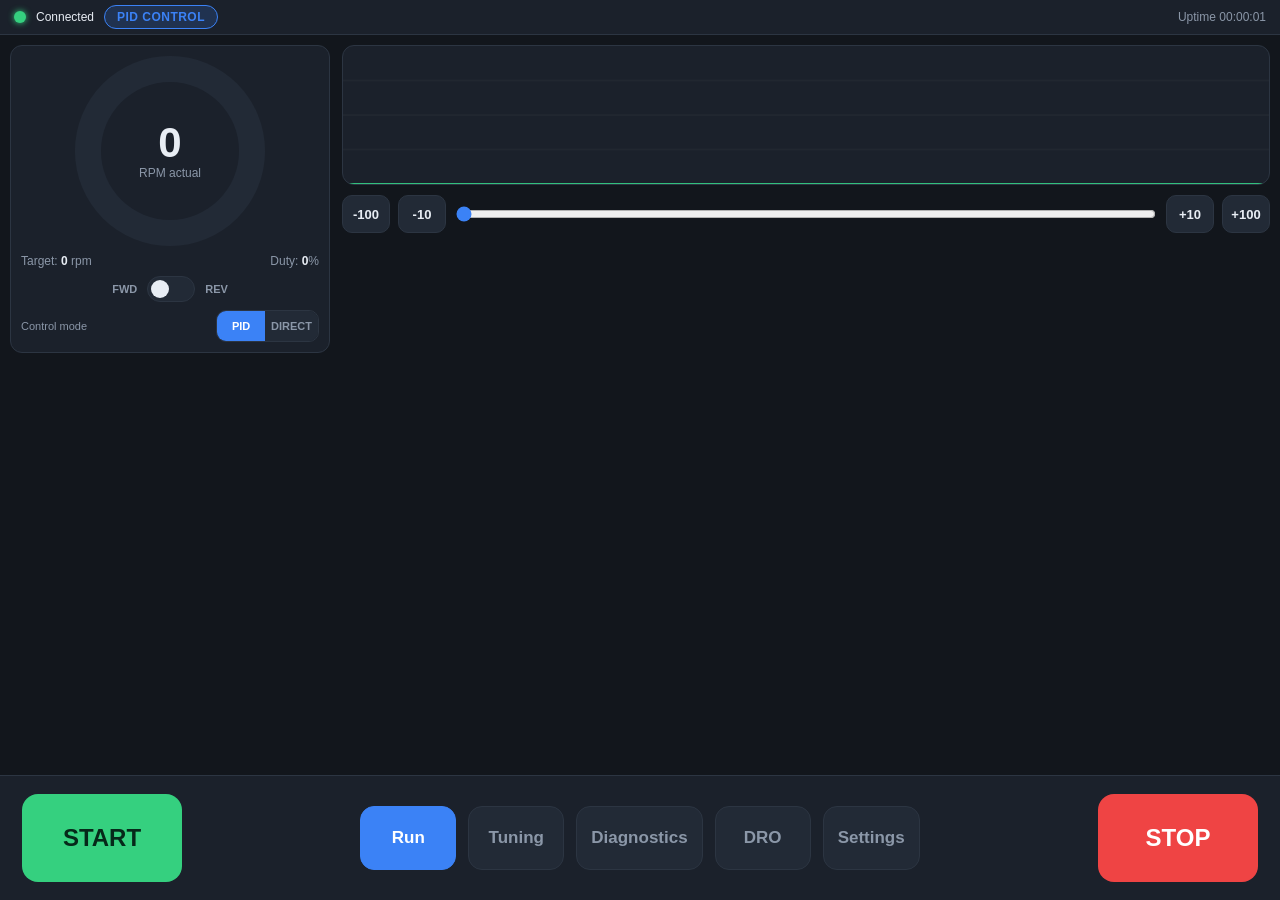
<file: SoftwareESP32/mockup/index.html>
<!doctype html>
<html lang="en">
<head>
<meta charset="utf-8">
<meta name="viewport" content="width=device-width, initial-scale=1, maximum-scale=1, user-scalable=no">
<title>DC Motor Controller</title>
<link rel="stylesheet" href="css/style.css">
</head>
<body>

<!-- Persistent status bar -->
<header id="statusBar">
  <span id="wsDot" class="dot offline"></span>
  <span id="wsText">Connecting...</span>
  <span id="modeBadge" class="mode-badge pid">PID CONTROL</span>
  <span id="uptime">Uptime 00:00:00</span>
  <div id="faultBanner" class="fault-banner hidden"></div>
  <button id="clearFaultBtn" class="btn secondary clear-fault hidden">Clear fault</button>
</header>

<main>

  <!-- RUN TAB -->
  <section class="tab-panel" data-panel="run">
    <div class="run-grid">

      <div class="run-left">
        <div class="gauge-wrap">
          <div id="gauge" class="gauge"></div>
          <div class="gauge-center">
            <div id="rpmActual" class="rpm-actual">0</div>
            <div class="rpm-label">RPM actual</div>
          </div>
        </div>

        <div class="sub-readout">
          <span>Target: <b id="rpmTargetReadout">0</b> rpm</span>
          <span>Duty: <b id="dutyReadout">0</b>%</span>
        </div>

        <div class="direction-row">
          <span class="dir-label">FWD</span>
          <label class="switch">
            <input type="checkbox" id="dirToggle">
            <span class="slider-track"></span>
          </label>
          <span class="dir-label">REV</span>
          <span id="dirLockHint" class="hint hidden">Stop motor to change direction</span>
        </div>

        <div class="mode-row">
          <span class="mode-row-label">Control mode</span>
          <div id="modeToggle" class="segmented">
            <button class="seg-btn active" data-mode="pid">PID</button>
            <button class="seg-btn" data-mode="direct">DIRECT</button>
          </div>
        </div>
      </div>

      <div class="run-right">
        <canvas id="chart" width="600" height="140"></canvas>

        <div class="setpoint-row">
          <button class="step-btn" data-step="-100">-100</button>
          <button class="step-btn" data-step="-10">-10</button>
          <input type="range" id="rpmSlider" min="0" max="3000" step="10" value="0">
          <button class="step-btn" data-step="10">+10</button>
          <button class="step-btn" data-step="100">+100</button>
        </div>
      </div>
    </div>
  </section>

  <!-- TUNING TAB -->
  <section class="tab-panel hidden" data-panel="tuning">
    <h2>PID Tuning</h2>
    <div class="tuning-grid">
      <div class="gain-card">
        <label>Kp</label>
        <div class="stepper">
          <button data-gain="kp" data-delta="-0.1">-</button>
          <input type="number" id="kpVal" value="2.0" step="0.1">
          <button data-gain="kp" data-delta="0.1">+</button>
        </div>
      </div>
      <div class="gain-card">
        <label>Ki</label>
        <div class="stepper">
          <button data-gain="ki" data-delta="-0.01">-</button>
          <input type="number" id="kiVal" value="0.50" step="0.01">
          <button data-gain="ki" data-delta="0.01">+</button>
        </div>
      </div>
      <div class="gain-card">
        <label>Kd</label>
        <div class="stepper">
          <button data-gain="kd" data-delta="-0.1">-</button>
          <input type="number" id="kdVal" value="0.10" step="0.1">
          <button data-gain="kd" data-delta="0.1">+</button>
        </div>
      </div>
      <div class="gain-card">
        <label>Feed-fwd</label>
        <div class="stepper">
          <button data-gain="ff" data-delta="-0.01">-</button>
          <input type="number" id="ffVal" value="0.00" step="0.01">
          <button data-gain="ff" data-delta="0.01">+</button>
        </div>
      </div>
    </div>
    <canvas id="chart2" width="900" height="160"></canvas>
    <div class="tuning-actions">
      <button id="applyGains" class="btn secondary">Apply (live test)</button>
      <button id="saveGains" class="btn primary">Save to flash</button>
    </div>
  </section>

  <!-- DIAGNOSTICS TAB -->
  <section class="tab-panel hidden" data-panel="diag">
    <h2>Diagnostics</h2>
    <div class="diag-grid">
      <div class="diag-card"><span>Encoder counts/s (x4)</span><b id="diagPulses">0</b></div>
      <div class="diag-card"><span>Spindle encoder</span><b id="diagEnc">&mdash;</b></div>
      <div class="diag-card"><span>Index (counts/rev)</span><b id="diagIndex">&mdash;</b></div>
      <div class="diag-card"><span>Measured current</span><b id="diagCurrent">0.0 A</b></div>
      <div class="diag-card"><span>MOSFET temp</span><b id="diagTemp">25.0 &deg;C</b></div>
      <div class="diag-card"><span>Control task load</span><b id="diagLoad">—</b></div>
      <div class="diag-card"><span>Free heap</span><b id="diagHeap">—</b></div>
    </div>

    <h3>Current &amp; Temperature</h3>
    <div class="chart-legend">
      <span><i class="swatch current"></i>Current (A)</span>
      <span><i class="swatch temp"></i>MOSFET Temp (&deg;C)</span>
    </div>
    <canvas id="chart3" width="900" height="110"></canvas>

    <h3>Event log</h3>
    <ul id="eventLog" class="event-log"></ul>
  </section>

  <!-- DRO TAB -->
  <section class="tab-panel hidden" data-panel="dro">
    <div class="dro-grid">

      <div class="dro-left">
        <div class="dro-axis" data-axis="z">
          <div class="dro-axis-name">Z</div>
          <div class="dro-value" id="droZ">0.000</div>
          <div class="dro-axis-side">
            <span class="dro-unit">mm</span>
            <button class="btn secondary dro-btn" data-dro="zero" data-axis="z">ZERO</button>
            <button class="btn secondary dro-btn" data-dro="half" data-axis="z">&frac12;</button>
            <button class="btn secondary dro-btn" data-dro="inc" data-axis="z">ABS</button>
          </div>
        </div>

        <div class="dro-axis" data-axis="x">
          <div class="dro-axis-name">X<small id="droXMode">DIA</small></div>
          <div class="dro-value" id="droX">0.000</div>
          <div class="dro-axis-side">
            <span class="dro-unit">mm</span>
            <button class="btn secondary dro-btn" data-dro="zero" data-axis="x">ZERO</button>
            <button class="btn secondary dro-btn" data-dro="half" data-axis="x">&frac12;</button>
            <button class="btn secondary dro-btn" data-dro="inc" data-axis="x">ABS</button>
          </div>
        </div>

        <div class="dro-row">
          <span class="dro-row-label">Work zero</span>
          <div id="droWcs" class="dro-chips">
            <button data-wcs="0">1</button><button data-wcs="1">2</button><button data-wcs="2">3</button>
            <button data-wcs="3">4</button><button data-wcs="4">5</button><button data-wcs="5">6</button>
          </div>
        </div>
        <div class="dro-row">
          <span class="dro-row-label">Tool</span>
          <div id="droTools" class="dro-chips">
            <button data-tool="0">T1</button><button data-tool="1">T2</button><button data-tool="2">T3</button><button data-tool="3">T4</button>
            <button data-tool="4">T5</button><button data-tool="5">T6</button><button data-tool="6">T7</button><button data-tool="7">T8</button>
          </div>
        </div>

        <div class="dro-meta">
          <span>Spindle: <b id="droRpm">0</b> rpm</span>
          <span>Feed Z: <b id="droFeedZ">&mdash;</b> X: <b id="droFeedX">&mdash;</b> <span class="dro-feed-unit">mm/rev</span></span>
          <span id="droToolOff">T1 offset Z 0.000 X 0.000</span>
        </div>
        <div class="dro-meta dro-meta-end">
          <div id="droUnitToggle" class="segmented">
            <button class="seg-btn active" data-unit="mm">mm</button>
            <button class="seg-btn" data-unit="in">inch</button>
          </div>
        </div>
      </div>

      <div class="dro-pad">
        <div id="droEntry" class="dro-entry">Tap Z or X to edit</div>
        <div class="dro-keys">
          <button data-key="7">7</button><button data-key="8">8</button><button data-key="9">9</button><button data-key="back" class="alt">&#9003;</button>
          <button data-key="4">4</button><button data-key="5">5</button><button data-key="6">6</button><button data-key="clr" class="alt">CLR</button>
          <button data-key="1">1</button><button data-key="2">2</button><button data-key="3">3</button><button data-key="sign" class="alt">+/&minus;</button>
          <button data-key="0" class="wide">0</button><button data-key=".">.</button><button data-key="set" class="enter">SET</button>
          <button data-key="toolset" class="wide tool">TOOL SET</button><button data-key="toolclr" class="wide tool">TOOL CLR</button>
        </div>
      </div>

    </div>
  </section>

  <!-- SETTINGS TAB -->
  <section class="tab-panel hidden" data-panel="settings">
    <h2>Settings</h2>
    <div class="settings-grid">
      <label>Max RPM <input type="number" id="setMaxRpm" value="3000"></label>
      <label>Min RPM <input type="number" id="setMinRpm" value="50"></label>
      <label>Max Duty % <input type="number" id="setMaxDuty" value="90"></label>
      <label>Spindle encoder PPR <input type="number" id="setEncRes" value="1000" min="1" max="10000"></label>
      <label>WiFi SSID <input type="text" id="setSsid" maxlength="32" placeholder="motor-controller"></label>
      <label>WiFi Password <input type="password" id="setPass" maxlength="63" placeholder="new password (8+ chars)"></label>
    </div>
    <div class="settings-actions">
      <button id="saveSettings" class="btn primary">Save Settings</button>
      <button id="restartBtn" class="btn danger">Restart Controller</button>
    </div>
    <p class="fw-info" id="fwInfo">Firmware &mdash;</p>
    <p class="fw-info">Spindle encoder is A/B quadrature, decoded x4: <b id="encCpr">4000</b> counts/rev.</p>

    <h3>DRO scales</h3>
    <div class="settings-grid">
      <label>Z counts per mm <input type="number" id="setZcpm" value="800" min="1" step="any"></label>
      <label>X counts per mm <input type="number" id="setXcpm" value="800" min="1" step="any"></label>
      <label class="check"><input type="checkbox" id="setZinv"> Reverse Z direction</label>
      <label class="check"><input type="checkbox" id="setXinv"> Reverse X direction</label>
      <label class="check"><input type="checkbox" id="setXdia"> X reads diameter (2&times; travel)</label>
    </div>
    <p class="fw-info">Counts per mm = 4000 / scale resolution in &micro;m (5 &micro;m = 800, 1 &micro;m = 4000).</p>
    <div class="settings-actions">
      <button id="saveDro" class="btn primary">Save DRO Setup</button>
    </div>
  </section>

</main>

<!-- Persistent Start/Stop + tab bar -->
<footer>
  <button id="startBtn" class="btn big start">START</button>
  <nav id="tabBar">
    <button class="tab-btn active" data-tab="run">Run</button>
    <button class="tab-btn" data-tab="tuning">Tuning</button>
    <button class="tab-btn" data-tab="diag">Diagnostics</button>
    <button class="tab-btn" data-tab="dro">DRO</button>
    <button class="tab-btn" data-tab="settings">Settings</button>
  </nav>
  <button id="stopBtn" class="btn big stop">STOP</button>
</footer>

<script src="js/sim.js"></script>
<script src="js/app.js"></script>
</body>
</html>
</file>
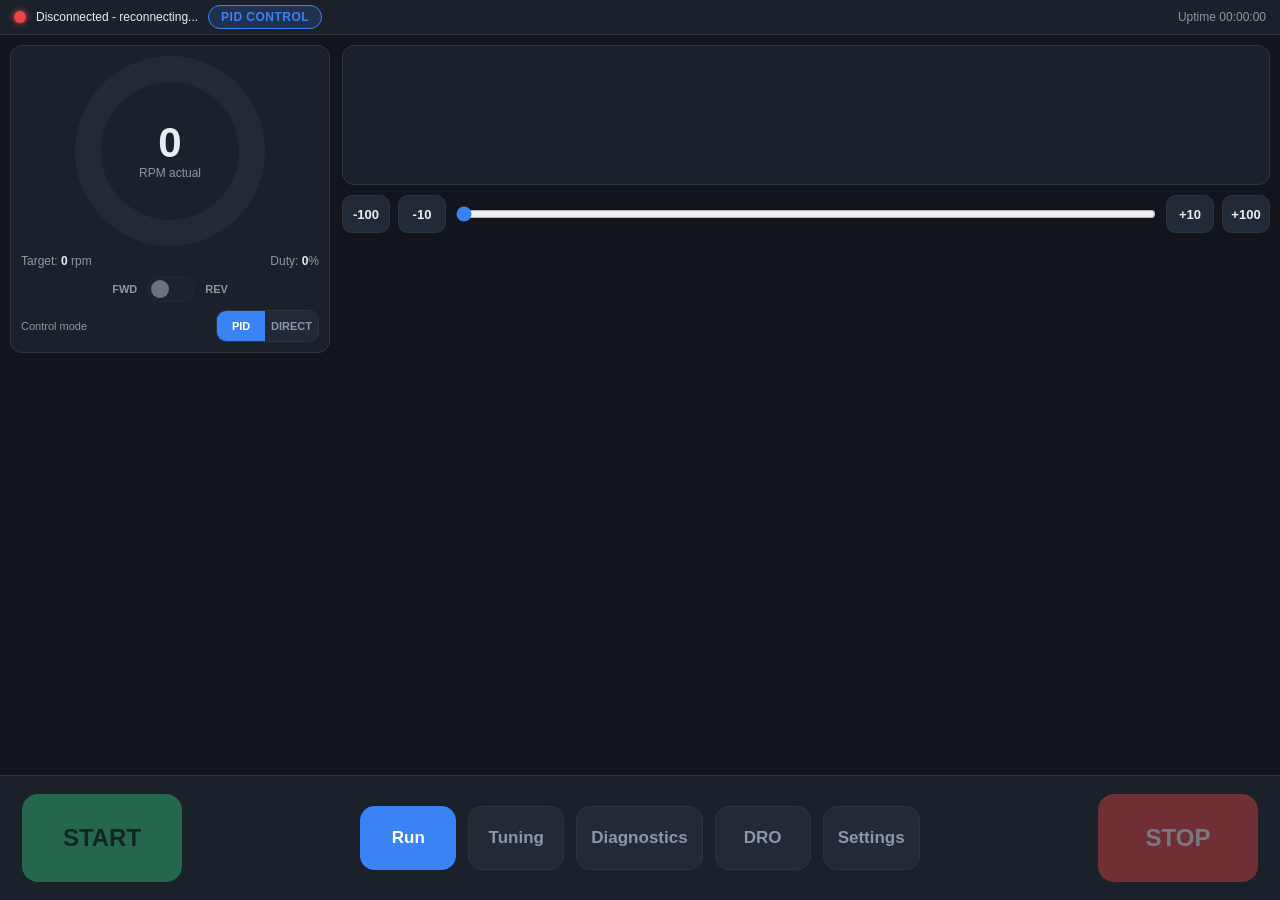
<file: SoftwareESP32/firmware/data/index.html>
<!doctype html>
<html lang="en">
<head>
<meta charset="utf-8">
<meta name="viewport" content="width=device-width, initial-scale=1, maximum-scale=1, user-scalable=no">
<title>DC Motor Controller</title>
<link rel="stylesheet" href="css/style.css">
</head>
<body>

<!-- Persistent status bar -->
<header id="statusBar">
  <span id="wsDot" class="dot offline"></span>
  <span id="wsText">Connecting...</span>
  <span id="modeBadge" class="mode-badge pid">PID CONTROL</span>
  <span id="uptime">Uptime 00:00:00</span>
  <div id="faultBanner" class="fault-banner hidden"></div>
  <button id="clearFaultBtn" class="btn secondary clear-fault hidden">Clear fault</button>
</header>

<main>

  <!-- RUN TAB -->
  <section class="tab-panel" data-panel="run">
    <div class="run-grid">

      <div class="run-left">
        <div class="gauge-wrap">
          <div id="gauge" class="gauge"></div>
          <div class="gauge-center">
            <div id="rpmActual" class="rpm-actual">0</div>
            <div class="rpm-label">RPM actual</div>
          </div>
        </div>

        <div class="sub-readout">
          <span>Target: <b id="rpmTargetReadout">0</b> rpm</span>
          <span>Duty: <b id="dutyReadout">0</b>%</span>
        </div>

        <div class="direction-row">
          <span class="dir-label">FWD</span>
          <label class="switch">
            <input type="checkbox" id="dirToggle">
            <span class="slider-track"></span>
          </label>
          <span class="dir-label">REV</span>
          <span id="dirLockHint" class="hint hidden">Stop motor to change direction</span>
        </div>

        <div class="mode-row">
          <span class="mode-row-label">Control mode</span>
          <div id="modeToggle" class="segmented">
            <button class="seg-btn active" data-mode="pid">PID</button>
            <button class="seg-btn" data-mode="direct">DIRECT</button>
          </div>
        </div>
      </div>

      <div class="run-right">
        <canvas id="chart" width="600" height="140"></canvas>

        <div class="setpoint-row">
          <button class="step-btn" data-step="-100">-100</button>
          <button class="step-btn" data-step="-10">-10</button>
          <input type="range" id="rpmSlider" min="0" max="3000" step="10" value="0">
          <button class="step-btn" data-step="10">+10</button>
          <button class="step-btn" data-step="100">+100</button>
        </div>
      </div>
    </div>
  </section>

  <!-- TUNING TAB -->
  <section class="tab-panel hidden" data-panel="tuning">
    <h2>PID Tuning</h2>
    <div class="tuning-grid">
      <div class="gain-card">
        <label>Kp</label>
        <div class="stepper">
          <button data-gain="kp" data-delta="-0.1">-</button>
          <input type="number" id="kpVal" value="2.0" step="0.1">
          <button data-gain="kp" data-delta="0.1">+</button>
        </div>
      </div>
      <div class="gain-card">
        <label>Ki</label>
        <div class="stepper">
          <button data-gain="ki" data-delta="-0.01">-</button>
          <input type="number" id="kiVal" value="0.50" step="0.01">
          <button data-gain="ki" data-delta="0.01">+</button>
        </div>
      </div>
      <div class="gain-card">
        <label>Kd</label>
        <div class="stepper">
          <button data-gain="kd" data-delta="-0.1">-</button>
          <input type="number" id="kdVal" value="0.10" step="0.1">
          <button data-gain="kd" data-delta="0.1">+</button>
        </div>
      </div>
      <div class="gain-card">
        <label>Feed-fwd</label>
        <div class="stepper">
          <button data-gain="ff" data-delta="-0.01">-</button>
          <input type="number" id="ffVal" value="0.00" step="0.01">
          <button data-gain="ff" data-delta="0.01">+</button>
        </div>
      </div>
    </div>
    <canvas id="chart2" width="900" height="160"></canvas>
    <div class="tuning-actions">
      <button id="applyGains" class="btn secondary">Apply (live test)</button>
      <button id="saveGains" class="btn primary">Save to flash</button>
    </div>
  </section>

  <!-- DIAGNOSTICS TAB -->
  <section class="tab-panel hidden" data-panel="diag">
    <h2>Diagnostics</h2>
    <div class="diag-grid">
      <div class="diag-card"><span>Encoder counts/s (x4)</span><b id="diagPulses">0</b></div>
      <div class="diag-card"><span>Spindle encoder</span><b id="diagEnc">&mdash;</b></div>
      <div class="diag-card"><span>Index (counts/rev)</span><b id="diagIndex">&mdash;</b></div>
      <div class="diag-card"><span>Measured current</span><b id="diagCurrent">0.0 A</b></div>
      <div class="diag-card"><span>MOSFET temp</span><b id="diagTemp">25.0 &deg;C</b></div>
      <div class="diag-card"><span>Control task load</span><b id="diagLoad">—</b></div>
      <div class="diag-card"><span>Free heap</span><b id="diagHeap">—</b></div>
    </div>

    <h3>Current &amp; Temperature</h3>
    <div class="chart-legend">
      <span><i class="swatch current"></i>Current (A)</span>
      <span><i class="swatch temp"></i>MOSFET Temp (&deg;C)</span>
    </div>
    <canvas id="chart3" width="900" height="110"></canvas>

    <h3>Event log</h3>
    <ul id="eventLog" class="event-log"></ul>
  </section>

  <!-- DRO TAB -->
  <section class="tab-panel hidden" data-panel="dro">
    <div class="dro-grid">

      <div class="dro-left">
        <div class="dro-axis" data-axis="z">
          <div class="dro-axis-name">Z</div>
          <div class="dro-value" id="droZ">0.000</div>
          <div class="dro-axis-side">
            <span class="dro-unit">mm</span>
            <button class="btn secondary dro-btn" data-dro="zero" data-axis="z">ZERO</button>
            <button class="btn secondary dro-btn" data-dro="half" data-axis="z">&frac12;</button>
            <button class="btn secondary dro-btn" data-dro="inc" data-axis="z">ABS</button>
          </div>
        </div>

        <div class="dro-axis" data-axis="x">
          <div class="dro-axis-name">X<small id="droXMode">DIA</small></div>
          <div class="dro-value" id="droX">0.000</div>
          <div class="dro-axis-side">
            <span class="dro-unit">mm</span>
            <button class="btn secondary dro-btn" data-dro="zero" data-axis="x">ZERO</button>
            <button class="btn secondary dro-btn" data-dro="half" data-axis="x">&frac12;</button>
            <button class="btn secondary dro-btn" data-dro="inc" data-axis="x">ABS</button>
          </div>
        </div>

        <div class="dro-row">
          <span class="dro-row-label">Work zero</span>
          <div id="droWcs" class="dro-chips">
            <button data-wcs="0">1</button><button data-wcs="1">2</button><button data-wcs="2">3</button>
            <button data-wcs="3">4</button><button data-wcs="4">5</button><button data-wcs="5">6</button>
          </div>
        </div>
        <div class="dro-row">
          <span class="dro-row-label">Tool</span>
          <div id="droTools" class="dro-chips">
            <button data-tool="0">T1</button><button data-tool="1">T2</button><button data-tool="2">T3</button><button data-tool="3">T4</button>
            <button data-tool="4">T5</button><button data-tool="5">T6</button><button data-tool="6">T7</button><button data-tool="7">T8</button>
          </div>
        </div>

        <div class="dro-meta">
          <span>Spindle: <b id="droRpm">0</b> rpm</span>
          <span>Feed Z: <b id="droFeedZ">&mdash;</b> X: <b id="droFeedX">&mdash;</b> <span class="dro-feed-unit">mm/rev</span></span>
          <span id="droToolOff">T1 offset Z 0.000 X 0.000</span>
        </div>
        <div class="dro-meta dro-meta-end">
          <div id="droUnitToggle" class="segmented">
            <button class="seg-btn active" data-unit="mm">mm</button>
            <button class="seg-btn" data-unit="in">inch</button>
          </div>
        </div>
      </div>

      <div class="dro-pad">
        <div id="droEntry" class="dro-entry">Tap Z or X to edit</div>
        <div class="dro-keys">
          <button data-key="7">7</button><button data-key="8">8</button><button data-key="9">9</button><button data-key="back" class="alt">&#9003;</button>
          <button data-key="4">4</button><button data-key="5">5</button><button data-key="6">6</button><button data-key="clr" class="alt">CLR</button>
          <button data-key="1">1</button><button data-key="2">2</button><button data-key="3">3</button><button data-key="sign" class="alt">+/&minus;</button>
          <button data-key="0" class="wide">0</button><button data-key=".">.</button><button data-key="set" class="enter">SET</button>
          <button data-key="toolset" class="wide tool">TOOL SET</button><button data-key="toolclr" class="wide tool">TOOL CLR</button>
        </div>
      </div>

    </div>
  </section>

  <!-- SETTINGS TAB -->
  <section class="tab-panel hidden" data-panel="settings">
    <h2>Settings</h2>
    <div class="settings-grid">
      <label>Max RPM <input type="number" id="setMaxRpm" value="3000"></label>
      <label>Min RPM <input type="number" id="setMinRpm" value="50"></label>
      <label>Max Duty % <input type="number" id="setMaxDuty" value="90"></label>
      <label>Spindle encoder PPR <input type="number" id="setEncRes" value="1000" min="1" max="10000"></label>
      <label>WiFi SSID <input type="text" id="setSsid" maxlength="32" placeholder="motor-controller"></label>
      <label>WiFi Password <input type="password" id="setPass" maxlength="63" placeholder="new password (8+ chars)"></label>
    </div>
    <div class="settings-actions">
      <button id="saveSettings" class="btn primary">Save Settings</button>
      <button id="restartBtn" class="btn danger">Restart Controller</button>
    </div>
    <p class="fw-info" id="fwInfo">Firmware &mdash;</p>
    <p class="fw-info">Spindle encoder is A/B quadrature, decoded x4: <b id="encCpr">4000</b> counts/rev.</p>

    <h3>DRO scales</h3>
    <div class="settings-grid">
      <label>Z counts per mm <input type="number" id="setZcpm" value="800" min="1" step="any"></label>
      <label>X counts per mm <input type="number" id="setXcpm" value="800" min="1" step="any"></label>
      <label class="check"><input type="checkbox" id="setZinv"> Reverse Z direction</label>
      <label class="check"><input type="checkbox" id="setXinv"> Reverse X direction</label>
      <label class="check"><input type="checkbox" id="setXdia"> X reads diameter (2&times; travel)</label>
    </div>
    <p class="fw-info">Counts per mm = 4000 / scale resolution in &micro;m (5 &micro;m = 800, 1 &micro;m = 4000).</p>
    <div class="settings-actions">
      <button id="saveDro" class="btn primary">Save DRO Setup</button>
    </div>
  </section>

</main>

<!-- Persistent Start/Stop + tab bar -->
<footer>
  <button id="startBtn" class="btn big start">START</button>
  <nav id="tabBar">
    <button class="tab-btn active" data-tab="run">Run</button>
    <button class="tab-btn" data-tab="tuning">Tuning</button>
    <button class="tab-btn" data-tab="diag">Diagnostics</button>
    <button class="tab-btn" data-tab="dro">DRO</button>
    <button class="tab-btn" data-tab="settings">Settings</button>
  </nav>
  <button id="stopBtn" class="btn big stop">STOP</button>
</footer>

<script src="js/app.js"></script>
</body>
</html>
</file>
<file: SoftwareESP32/mockup/css/style.css>
:root {
  --bg: #12161c;
  --panel: #1b212b;
  --panel-2: #222a36;
  --text: #e8edf4;
  --text-dim: #8b97a8;
  --green: #35d07f;
  --amber: #f5a623;
  --red: #ef4444;
  --blue: #3b82f6;
  --border: #2c3542;
}

* { box-sizing: border-box; -webkit-tap-highlight-color: transparent; }

html, body {
  margin: 0;
  height: 100%;
  background: var(--bg);
  color: var(--text);
  font-family: -apple-system, "Segoe UI", Roboto, Helvetica, Arial, sans-serif;
  overflow: hidden;
  touch-action: manipulation;
  user-select: none;
}

body {
  display: flex;
  flex-direction: column;
}

/* ---------- status bar ---------- */
#statusBar {
  display: flex;
  align-items: center;
  gap: 10px;
  padding: 5px 14px;
  background: var(--panel);
  border-bottom: 1px solid var(--border);
  font-size: 12px;
  flex-shrink: 0;
}

.dot {
  width: 12px;
  height: 12px;
  border-radius: 50%;
  background: var(--red);
  box-shadow: 0 0 6px currentColor;
}
.dot.online { background: var(--green); color: var(--green); }
.dot.offline { background: var(--red); color: var(--red); }

.mode-badge {
  padding: 4px 12px;
  border-radius: 20px;
  font-size: 12px;
  font-weight: 700;
  letter-spacing: .04em;
}
.mode-badge.pid { background: rgba(59,130,246,0.18); color: var(--blue); border: 1px solid var(--blue); }
.mode-badge.direct { background: rgba(245,166,35,0.18); color: var(--amber); border: 1px solid var(--amber); }

#uptime { color: var(--text-dim); margin-left: auto; }

.fault-banner {
  position: absolute;
  left: 50%;
  transform: translateX(-50%);
  padding: 6px 18px;
  border-radius: 8px;
  font-weight: 700;
  letter-spacing: .03em;
}
.fault-banner.stall { background: var(--red); color: #fff; }
.fault-banner.current-limit { background: var(--amber); color: #1a1a1a; }
.hidden { display: none !important; }

/* ---------- main / tabs ---------- */
main {
  flex: 1;
  overflow: auto;
  padding: 10px;
}

.tab-panel h2 { margin: 0 0 6px; font-size: 16px; }
.tab-panel h3 { margin: 8px 0 4px; font-size: 13px; }

/* ---------- RUN tab ---------- */
.run-grid {
  display: grid;
  grid-template-columns: 320px 1fr;
  gap: 12px;
  height: 100%;
}

.run-left {
  display: flex;
  flex-direction: column;
  align-items: center;
  gap: 8px;
  background: var(--panel);
  border: 1px solid var(--border);
  border-radius: 12px;
  padding: 10px;
}

.gauge-wrap { position: relative; width: 190px; height: 190px; touch-action: none; }

.gauge {
  width: 190px;
  height: 190px;
  border-radius: 50%;
  background: conic-gradient(var(--green) calc(var(--pct, 0) * 1%), var(--panel-2) 0);
  display: flex;
  align-items: center;
  justify-content: center;
}
.gauge::before {
  content: "";
  width: 138px;
  height: 138px;
  border-radius: 50%;
  background: var(--panel);
}

.gauge-center {
  position: absolute;
  top: 0; left: 0; right: 0; bottom: 0;
  display: flex;
  flex-direction: column;
  align-items: center;
  justify-content: center;
}
.rpm-actual { font-size: 42px; font-weight: 800; line-height: 1; }
.rpm-label { color: var(--text-dim); font-size: 12px; margin-top: 2px; }

.sub-readout {
  display: flex;
  justify-content: space-between;
  width: 100%;
  font-size: 12px;
  color: var(--text-dim);
}
.sub-readout b { color: var(--text); }

.direction-row {
  display: flex;
  align-items: center;
  gap: 10px;
  width: 100%;
  justify-content: center;
  position: relative;
}
.dir-label { font-weight: 700; color: var(--text-dim); font-size: 11px; }

.switch { position: relative; display: inline-block; width: 48px; height: 26px; touch-action: none; }
.switch input { opacity: 0; width: 0; height: 0; }
.slider-track {
  position: absolute; cursor: pointer; inset: 0;
  background: var(--panel-2); border: 1px solid var(--border);
  border-radius: 26px; transition: .15s;
}
.slider-track::before {
  content: ""; position: absolute; height: 18px; width: 18px; left: 3px; bottom: 3px;
  background: var(--text); border-radius: 50%; transition: .15s;
}
.switch input:checked + .slider-track { background: var(--blue); }
.switch input:checked + .slider-track::before { transform: translateX(22px); }
.switch input:disabled + .slider-track { opacity: .4; cursor: not-allowed; }

.hint { position: absolute; top: 30px; font-size: 10px; color: var(--amber); white-space: nowrap; }

.mode-row {
  display: flex;
  align-items: center;
  justify-content: space-between;
  width: 100%;
}
.mode-row-label { color: var(--text-dim); font-size: 11px; }
.segmented {
  display: flex;
  border: 1px solid var(--border);
  border-radius: 10px;
  overflow: hidden;
}
.seg-btn {
  min-width: 48px;
  min-height: 30px;
  font-size: 11px;
  font-weight: 700;
  border: none;
  background: var(--panel-2);
  color: var(--text-dim);
}
.seg-btn.active[data-mode="pid"] { background: var(--blue); color: #fff; }
.seg-btn.active[data-mode="direct"] { background: var(--amber); color: #1a1a1a; }

.run-right {
  display: flex;
  flex-direction: column;
  gap: 8px;
}

#chart, #chart2, #chart3 {
  width: 100%;
  height: 140px;
  background: var(--panel);
  border: 1px solid var(--border);
  border-radius: 12px;
}
#chart3 { height: 110px; margin-bottom: 8px; }

.chart-legend {
  display: flex;
  gap: 16px;
  font-size: 11px;
  color: var(--text-dim);
  margin-bottom: 4px;
}
.chart-legend .swatch {
  display: inline-block;
  width: 10px; height: 10px;
  border-radius: 3px;
  margin-right: 5px;
  vertical-align: middle;
}
.chart-legend .swatch.current { background: rgba(59,130,246,0.9); }
.chart-legend .swatch.temp { background: rgba(239,68,68,0.9); }

.setpoint-row {
  display: flex;
  align-items: center;
  gap: 8px;
}

.step-btn {
  min-width: 48px;
  min-height: 38px;
  font-size: 13px;
  font-weight: 700;
  border-radius: 10px;
  border: 1px solid var(--border);
  background: var(--panel-2);
  color: var(--text);
}
.step-btn:active { background: var(--blue); }

input[type="range"] {
  flex: 1;
  height: 38px;
  touch-action: none;
  accent-color: var(--blue);
}

/* ---------- tuning ---------- */
.tuning-grid {
  display: grid;
  grid-template-columns: repeat(4, 1fr);
  gap: 10px;
  margin-bottom: 10px;
}
.gain-card {
  background: var(--panel);
  border: 1px solid var(--border);
  border-radius: 12px;
  padding: 8px;
  text-align: center;
}
.gain-card label { color: var(--text-dim); font-size: 11px; }
.stepper { display: flex; align-items: center; gap: 6px; margin-top: 5px; }
.stepper button {
  min-width: 34px; min-height: 34px; border-radius: 8px;
  border: 1px solid var(--border); background: var(--panel-2); color: var(--text); font-size: 16px;
}
.stepper input {
  width: 100%; text-align: center; font-size: 14px; padding: 6px 4px;
  background: var(--panel-2); border: 1px solid var(--border); color: var(--text); border-radius: 8px;
}

.tuning-actions, .settings-actions, .demo-actions {
  display: flex;
  gap: 8px;
  margin-top: 8px;
}

/* ---------- diagnostics ---------- */
.diag-grid {
  display: grid;
  grid-template-columns: repeat(4, 1fr);
  gap: 8px;
}
.diag-card {
  background: var(--panel);
  border: 1px solid var(--border);
  border-radius: 12px;
  padding: 8px;
  display: flex;
  flex-direction: column;
  gap: 3px;
}
.diag-card span { color: var(--text-dim); font-size: 11px; }
.diag-card b { font-size: 16px; }

.event-log {
  list-style: none;
  margin: 0; padding: 0;
  max-height: 90px;
  overflow-y: auto;
  background: var(--panel);
  border: 1px solid var(--border);
  border-radius: 10px;
}
.event-log li {
  padding: 5px 12px;
  border-bottom: 1px solid var(--border);
  font-size: 11px;
  color: var(--text-dim);
}
.event-log li:last-child { border-bottom: none; }
.event-log li.err { color: var(--red); }
.event-log li.warn { color: var(--amber); }

/* ---------- settings ---------- */
.settings-grid {
  display: grid;
  grid-template-columns: repeat(2, 1fr);
  gap: 8px;
}
.settings-grid label {
  display: flex; flex-direction: column; gap: 4px;
  color: var(--text-dim); font-size: 11px;
}
.settings-grid input {
  background: var(--panel-2); border: 1px solid var(--border); color: var(--text);
  border-radius: 8px; padding: 8px; font-size: 13px;
}
.fw-info { color: var(--text-dim); font-size: 11px; margin-top: 10px; }
.settings-grid label.check { flex-direction: row; align-items: center; gap: 8px; font-size: 13px; color: var(--text); }
.settings-grid label.check input { width: 20px; height: 20px; padding: 0; }

/* ---------- DRO tab ---------- */
.dro-grid {
  display: grid;
  grid-template-columns: minmax(0, 1fr) minmax(0, 1fr);
  gap: 12px;
  height: 100%;
  min-height: 294px;
}
.tab-panel[data-panel="dro"] { height: 100%; }
.seg-btn.active[data-unit] { background: var(--blue); color: #fff; }
.dro-left { display: flex; flex-direction: column; gap: 4px; }
.dro-axis {
  flex: 1 1 140px;
  min-height: 140px;
  display: flex;
  align-items: center;
  gap: 14px;
  padding: 2px 16px;
  background: var(--panel);
  border: 2px solid var(--border);
  border-radius: 12px;
}
.dro-axis.selected { border-color: var(--blue); }
.dro-axis-name { font-size: 36px; font-weight: 800; width: 44px; color: var(--text-dim); display: flex; flex-direction: column; }
.dro-axis-name small { font-size: 12px; font-weight: 700; color: var(--amber); }
.dro-value {
  flex: 1;
  text-align: right;
  font-size: 56px;
  font-weight: 700;
  font-variant-numeric: tabular-nums;
  font-family: ui-monospace, Menlo, Consolas, monospace;
  color: var(--green);
  white-space: nowrap;
}
.dro-axis-side { display: flex; flex-direction: column; gap: 3px; align-items: stretch; min-width: 76px; }
.dro-unit { color: var(--text-dim); font-size: 12px; text-align: center; line-height: 1; }
.btn.dro-btn { min-height: 24px; padding: 0 8px; font-size: 12px; }
.dro-meta {
  display: flex;
  align-items: center;
  justify-content: space-between;
  font-size: 13px;
  color: var(--text-dim);
}
.dro-meta b { color: var(--text); }
.dro-meta { flex-wrap: wrap; gap: 4px 12px; }
.dro-meta-end { justify-content: flex-end; }
.dro-feed-unit { font-size: 11px; }
.dro-row { display: flex; align-items: center; gap: 8px; }
.dro-row-label { width: 70px; font-size: 12px; color: var(--text-dim); }
.dro-chips { flex: 1; display: flex; gap: 6px; }
.dro-chips button {
  flex: 1;
  min-height: 28px;
  font-size: 15px;
  font-weight: 700;
  border-radius: 8px;
  border: 1px solid var(--border);
  background: var(--panel-2);
  color: var(--text-dim);
}
.dro-chips button.active { background: var(--blue); border-color: var(--blue); color: #fff; }
.dro-axis.inc .dro-value { color: var(--amber); }
.dro-btn.inc-on { background: var(--amber); color: #1a1a1a; border-color: var(--amber); }
.dro-keys button.tool { font-size: 15px; color: var(--amber); }
.dro-pad {
  display: flex;
  flex-direction: column;
  gap: 6px;
  background: var(--panel);
  border: 1px solid var(--border);
  border-radius: 12px;
  padding: 7px;
}
.dro-entry {
  min-height: 34px;
  display: flex;
  align-items: center;
  justify-content: flex-end;
  padding: 0 10px;
  background: var(--panel-2);
  border: 1px solid var(--border);
  border-radius: 8px;
  font-size: 22px;
  font-variant-numeric: tabular-nums;
  color: var(--text-dim);
}
.dro-entry.active { color: var(--text); }
.dro-keys { flex: 1; display: grid; grid-template-columns: repeat(4, 1fr); grid-auto-rows: 1fr; gap: 6px; }
.dro-keys button {
  min-height: 39px;
  font-size: 24px;
  font-weight: 700;
  border-radius: 10px;
  border: 1px solid var(--border);
  background: var(--panel-2);
  color: var(--text);
}
.dro-keys button:active { background: var(--blue); }
.dro-keys button.alt { font-size: 16px; color: var(--text-dim); }
.dro-keys button.wide { grid-column: span 2; }
.dro-keys button.enter { background: var(--green); color: #06291a; font-size: 18px; }
.dro-keys button:disabled { opacity: .4; }

/* ---------- buttons ---------- */
.btn {
  min-height: 38px;
  padding: 0 14px;
  border-radius: 10px;
  border: none;
  font-weight: 700;
  font-size: 13px;
  cursor: pointer;
}
.btn.primary { background: var(--blue); color: #fff; }
.btn.secondary { background: var(--panel-2); color: var(--text); border: 1px solid var(--border); }
.btn.warn { background: var(--amber); color: #1a1a1a; }
.btn.danger { background: var(--red); color: #fff; }
.btn:disabled { opacity: .4; cursor: not-allowed; }
.btn.clear-fault { min-height: 26px; padding: 0 10px; font-size: 12px; }

/* ---------- footer / nav ---------- */
footer {
  flex-shrink: 0;
  display: flex;
  align-items: center;
  gap: 20px;
  padding: 18px 22px;
  background: var(--panel);
  border-top: 1px solid var(--border);
}

.btn.big {
  min-width: 160px;
  min-height: 88px;
  font-size: 24px;
  border-radius: 16px;
}
.btn.big.start { background: var(--green); color: #06291a; }
.btn.big.start:disabled { opacity: .4; }
.btn.big.stop { background: var(--red); color: #fff; }

#tabBar {
  flex: 1;
  display: flex;
  justify-content: center;
  gap: 12px;
}
.tab-btn {
  min-height: 64px;
  min-width: 96px;
  padding: 0 14px;
  border-radius: 14px;
  border: 1px solid var(--border);
  background: var(--panel-2);
  color: var(--text-dim);
  font-weight: 600;
  font-size: 17px;
}
.tab-btn.active { background: var(--blue); color: #fff; border-color: var(--blue); }

/* ---------- small screens / portrait fallback ---------- */
@media (max-width: 900px) {
  .run-grid { grid-template-columns: 1fr; }
  .dro-grid { grid-template-columns: 1fr; }
  .dro-value { font-size: 44px; }
  .tuning-grid { grid-template-columns: repeat(2, 1fr); }
  .diag-grid { grid-template-columns: repeat(2, 1fr); }
  .settings-grid { grid-template-columns: 1fr; }
}
</file>
<file: SoftwareESP32/firmware/data/css/style.css>
:root {
  --bg: #12161c;
  --panel: #1b212b;
  --panel-2: #222a36;
  --text: #e8edf4;
  --text-dim: #8b97a8;
  --green: #35d07f;
  --amber: #f5a623;
  --red: #ef4444;
  --blue: #3b82f6;
  --border: #2c3542;
}

* { box-sizing: border-box; -webkit-tap-highlight-color: transparent; }

html, body {
  margin: 0;
  height: 100%;
  background: var(--bg);
  color: var(--text);
  font-family: -apple-system, "Segoe UI", Roboto, Helvetica, Arial, sans-serif;
  overflow: hidden;
  touch-action: manipulation;
  user-select: none;
}

body {
  display: flex;
  flex-direction: column;
}

/* ---------- status bar ---------- */
#statusBar {
  display: flex;
  align-items: center;
  gap: 10px;
  padding: 5px 14px;
  background: var(--panel);
  border-bottom: 1px solid var(--border);
  font-size: 12px;
  flex-shrink: 0;
}

.dot {
  width: 12px;
  height: 12px;
  border-radius: 50%;
  background: var(--red);
  box-shadow: 0 0 6px currentColor;
}
.dot.online { background: var(--green); color: var(--green); }
.dot.offline { background: var(--red); color: var(--red); }

.mode-badge {
  padding: 4px 12px;
  border-radius: 20px;
  font-size: 12px;
  font-weight: 700;
  letter-spacing: .04em;
}
.mode-badge.pid { background: rgba(59,130,246,0.18); color: var(--blue); border: 1px solid var(--blue); }
.mode-badge.direct { background: rgba(245,166,35,0.18); color: var(--amber); border: 1px solid var(--amber); }

#uptime { color: var(--text-dim); margin-left: auto; }

.fault-banner {
  position: absolute;
  left: 50%;
  transform: translateX(-50%);
  padding: 6px 18px;
  border-radius: 8px;
  font-weight: 700;
  letter-spacing: .03em;
}
.fault-banner.stall { background: var(--red); color: #fff; }
.fault-banner.current-limit { background: var(--amber); color: #1a1a1a; }
.hidden { display: none !important; }

/* ---------- main / tabs ---------- */
main {
  flex: 1;
  overflow: auto;
  padding: 10px;
}

.tab-panel h2 { margin: 0 0 6px; font-size: 16px; }
.tab-panel h3 { margin: 8px 0 4px; font-size: 13px; }

/* ---------- RUN tab ---------- */
.run-grid {
  display: grid;
  grid-template-columns: 320px 1fr;
  gap: 12px;
  height: 100%;
}

.run-left {
  display: flex;
  flex-direction: column;
  align-items: center;
  gap: 8px;
  background: var(--panel);
  border: 1px solid var(--border);
  border-radius: 12px;
  padding: 10px;
}

.gauge-wrap { position: relative; width: 190px; height: 190px; touch-action: none; }

.gauge {
  width: 190px;
  height: 190px;
  border-radius: 50%;
  background: conic-gradient(var(--green) calc(var(--pct, 0) * 1%), var(--panel-2) 0);
  display: flex;
  align-items: center;
  justify-content: center;
}
.gauge::before {
  content: "";
  width: 138px;
  height: 138px;
  border-radius: 50%;
  background: var(--panel);
}

.gauge-center {
  position: absolute;
  top: 0; left: 0; right: 0; bottom: 0;
  display: flex;
  flex-direction: column;
  align-items: center;
  justify-content: center;
}
.rpm-actual { font-size: 42px; font-weight: 800; line-height: 1; }
.rpm-label { color: var(--text-dim); font-size: 12px; margin-top: 2px; }

.sub-readout {
  display: flex;
  justify-content: space-between;
  width: 100%;
  font-size: 12px;
  color: var(--text-dim);
}
.sub-readout b { color: var(--text); }

.direction-row {
  display: flex;
  align-items: center;
  gap: 10px;
  width: 100%;
  justify-content: center;
  position: relative;
}
.dir-label { font-weight: 700; color: var(--text-dim); font-size: 11px; }

.switch { position: relative; display: inline-block; width: 48px; height: 26px; touch-action: none; }
.switch input { opacity: 0; width: 0; height: 0; }
.slider-track {
  position: absolute; cursor: pointer; inset: 0;
  background: var(--panel-2); border: 1px solid var(--border);
  border-radius: 26px; transition: .15s;
}
.slider-track::before {
  content: ""; position: absolute; height: 18px; width: 18px; left: 3px; bottom: 3px;
  background: var(--text); border-radius: 50%; transition: .15s;
}
.switch input:checked + .slider-track { background: var(--blue); }
.switch input:checked + .slider-track::before { transform: translateX(22px); }
.switch input:disabled + .slider-track { opacity: .4; cursor: not-allowed; }

.hint { position: absolute; top: 30px; font-size: 10px; color: var(--amber); white-space: nowrap; }

.mode-row {
  display: flex;
  align-items: center;
  justify-content: space-between;
  width: 100%;
}
.mode-row-label { color: var(--text-dim); font-size: 11px; }
.segmented {
  display: flex;
  border: 1px solid var(--border);
  border-radius: 10px;
  overflow: hidden;
}
.seg-btn {
  min-width: 48px;
  min-height: 30px;
  font-size: 11px;
  font-weight: 700;
  border: none;
  background: var(--panel-2);
  color: var(--text-dim);
}
.seg-btn.active[data-mode="pid"] { background: var(--blue); color: #fff; }
.seg-btn.active[data-mode="direct"] { background: var(--amber); color: #1a1a1a; }

.run-right {
  display: flex;
  flex-direction: column;
  gap: 8px;
}

#chart, #chart2, #chart3 {
  width: 100%;
  height: 140px;
  background: var(--panel);
  border: 1px solid var(--border);
  border-radius: 12px;
}
#chart3 { height: 110px; margin-bottom: 8px; }

.chart-legend {
  display: flex;
  gap: 16px;
  font-size: 11px;
  color: var(--text-dim);
  margin-bottom: 4px;
}
.chart-legend .swatch {
  display: inline-block;
  width: 10px; height: 10px;
  border-radius: 3px;
  margin-right: 5px;
  vertical-align: middle;
}
.chart-legend .swatch.current { background: rgba(59,130,246,0.9); }
.chart-legend .swatch.temp { background: rgba(239,68,68,0.9); }

.setpoint-row {
  display: flex;
  align-items: center;
  gap: 8px;
}

.step-btn {
  min-width: 48px;
  min-height: 38px;
  font-size: 13px;
  font-weight: 700;
  border-radius: 10px;
  border: 1px solid var(--border);
  background: var(--panel-2);
  color: var(--text);
}
.step-btn:active { background: var(--blue); }

input[type="range"] {
  flex: 1;
  height: 38px;
  touch-action: none;
  accent-color: var(--blue);
}

/* ---------- tuning ---------- */
.tuning-grid {
  display: grid;
  grid-template-columns: repeat(4, 1fr);
  gap: 10px;
  margin-bottom: 10px;
}
.gain-card {
  background: var(--panel);
  border: 1px solid var(--border);
  border-radius: 12px;
  padding: 8px;
  text-align: center;
}
.gain-card label { color: var(--text-dim); font-size: 11px; }
.stepper { display: flex; align-items: center; gap: 6px; margin-top: 5px; }
.stepper button {
  min-width: 34px; min-height: 34px; border-radius: 8px;
  border: 1px solid var(--border); background: var(--panel-2); color: var(--text); font-size: 16px;
}
.stepper input {
  width: 100%; text-align: center; font-size: 14px; padding: 6px 4px;
  background: var(--panel-2); border: 1px solid var(--border); color: var(--text); border-radius: 8px;
}

.tuning-actions, .settings-actions, .demo-actions {
  display: flex;
  gap: 8px;
  margin-top: 8px;
}

/* ---------- diagnostics ---------- */
.diag-grid {
  display: grid;
  grid-template-columns: repeat(4, 1fr);
  gap: 8px;
}
.diag-card {
  background: var(--panel);
  border: 1px solid var(--border);
  border-radius: 12px;
  padding: 8px;
  display: flex;
  flex-direction: column;
  gap: 3px;
}
.diag-card span { color: var(--text-dim); font-size: 11px; }
.diag-card b { font-size: 16px; }

.event-log {
  list-style: none;
  margin: 0; padding: 0;
  max-height: 90px;
  overflow-y: auto;
  background: var(--panel);
  border: 1px solid var(--border);
  border-radius: 10px;
}
.event-log li {
  padding: 5px 12px;
  border-bottom: 1px solid var(--border);
  font-size: 11px;
  color: var(--text-dim);
}
.event-log li:last-child { border-bottom: none; }
.event-log li.err { color: var(--red); }
.event-log li.warn { color: var(--amber); }

/* ---------- settings ---------- */
.settings-grid {
  display: grid;
  grid-template-columns: repeat(2, 1fr);
  gap: 8px;
}
.settings-grid label {
  display: flex; flex-direction: column; gap: 4px;
  color: var(--text-dim); font-size: 11px;
}
.settings-grid input {
  background: var(--panel-2); border: 1px solid var(--border); color: var(--text);
  border-radius: 8px; padding: 8px; font-size: 13px;
}
.fw-info { color: var(--text-dim); font-size: 11px; margin-top: 10px; }
.settings-grid label.check { flex-direction: row; align-items: center; gap: 8px; font-size: 13px; color: var(--text); }
.settings-grid label.check input { width: 20px; height: 20px; padding: 0; }

/* ---------- DRO tab ---------- */
.dro-grid {
  display: grid;
  grid-template-columns: minmax(0, 1fr) minmax(0, 1fr);
  gap: 12px;
  height: 100%;
  min-height: 294px;
}
.tab-panel[data-panel="dro"] { height: 100%; }
.seg-btn.active[data-unit] { background: var(--blue); color: #fff; }
.dro-left { display: flex; flex-direction: column; gap: 4px; }
.dro-axis {
  flex: 1 1 140px;
  min-height: 140px;
  display: flex;
  align-items: center;
  gap: 14px;
  padding: 2px 16px;
  background: var(--panel);
  border: 2px solid var(--border);
  border-radius: 12px;
}
.dro-axis.selected { border-color: var(--blue); }
.dro-axis-name { font-size: 36px; font-weight: 800; width: 44px; color: var(--text-dim); display: flex; flex-direction: column; }
.dro-axis-name small { font-size: 12px; font-weight: 700; color: var(--amber); }
.dro-value {
  flex: 1;
  text-align: right;
  font-size: 56px;
  font-weight: 700;
  font-variant-numeric: tabular-nums;
  font-family: ui-monospace, Menlo, Consolas, monospace;
  color: var(--green);
  white-space: nowrap;
}
.dro-axis-side { display: flex; flex-direction: column; gap: 3px; align-items: stretch; min-width: 76px; }
.dro-unit { color: var(--text-dim); font-size: 12px; text-align: center; line-height: 1; }
.btn.dro-btn { min-height: 24px; padding: 0 8px; font-size: 12px; }
.dro-meta {
  display: flex;
  align-items: center;
  justify-content: space-between;
  font-size: 13px;
  color: var(--text-dim);
}
.dro-meta b { color: var(--text); }
.dro-meta { flex-wrap: wrap; gap: 4px 12px; }
.dro-meta-end { justify-content: flex-end; }
.dro-feed-unit { font-size: 11px; }
.dro-row { display: flex; align-items: center; gap: 8px; }
.dro-row-label { width: 70px; font-size: 12px; color: var(--text-dim); }
.dro-chips { flex: 1; display: flex; gap: 6px; }
.dro-chips button {
  flex: 1;
  min-height: 28px;
  font-size: 15px;
  font-weight: 700;
  border-radius: 8px;
  border: 1px solid var(--border);
  background: var(--panel-2);
  color: var(--text-dim);
}
.dro-chips button.active { background: var(--blue); border-color: var(--blue); color: #fff; }
.dro-axis.inc .dro-value { color: var(--amber); }
.dro-btn.inc-on { background: var(--amber); color: #1a1a1a; border-color: var(--amber); }
.dro-keys button.tool { font-size: 15px; color: var(--amber); }
.dro-pad {
  display: flex;
  flex-direction: column;
  gap: 6px;
  background: var(--panel);
  border: 1px solid var(--border);
  border-radius: 12px;
  padding: 7px;
}
.dro-entry {
  min-height: 34px;
  display: flex;
  align-items: center;
  justify-content: flex-end;
  padding: 0 10px;
  background: var(--panel-2);
  border: 1px solid var(--border);
  border-radius: 8px;
  font-size: 22px;
  font-variant-numeric: tabular-nums;
  color: var(--text-dim);
}
.dro-entry.active { color: var(--text); }
.dro-keys { flex: 1; display: grid; grid-template-columns: repeat(4, 1fr); grid-auto-rows: 1fr; gap: 6px; }
.dro-keys button {
  min-height: 39px;
  font-size: 24px;
  font-weight: 700;
  border-radius: 10px;
  border: 1px solid var(--border);
  background: var(--panel-2);
  color: var(--text);
}
.dro-keys button:active { background: var(--blue); }
.dro-keys button.alt { font-size: 16px; color: var(--text-dim); }
.dro-keys button.wide { grid-column: span 2; }
.dro-keys button.enter { background: var(--green); color: #06291a; font-size: 18px; }
.dro-keys button:disabled { opacity: .4; }

/* ---------- buttons ---------- */
.btn {
  min-height: 38px;
  padding: 0 14px;
  border-radius: 10px;
  border: none;
  font-weight: 700;
  font-size: 13px;
  cursor: pointer;
}
.btn.primary { background: var(--blue); color: #fff; }
.btn.secondary { background: var(--panel-2); color: var(--text); border: 1px solid var(--border); }
.btn.warn { background: var(--amber); color: #1a1a1a; }
.btn.danger { background: var(--red); color: #fff; }
.btn:disabled { opacity: .4; cursor: not-allowed; }
.btn.clear-fault { min-height: 26px; padding: 0 10px; font-size: 12px; }

/* ---------- footer / nav ---------- */
footer {
  flex-shrink: 0;
  display: flex;
  align-items: center;
  gap: 20px;
  padding: 18px 22px;
  background: var(--panel);
  border-top: 1px solid var(--border);
}

.btn.big {
  min-width: 160px;
  min-height: 88px;
  font-size: 24px;
  border-radius: 16px;
}
.btn.big.start { background: var(--green); color: #06291a; }
.btn.big.start:disabled { opacity: .4; }
.btn.big.stop { background: var(--red); color: #fff; }

#tabBar {
  flex: 1;
  display: flex;
  justify-content: center;
  gap: 12px;
}
.tab-btn {
  min-height: 64px;
  min-width: 96px;
  padding: 0 14px;
  border-radius: 14px;
  border: 1px solid var(--border);
  background: var(--panel-2);
  color: var(--text-dim);
  font-weight: 600;
  font-size: 17px;
}
.tab-btn.active { background: var(--blue); color: #fff; border-color: var(--blue); }

/* ---------- small screens / portrait fallback ---------- */
@media (max-width: 900px) {
  .run-grid { grid-template-columns: 1fr; }
  .dro-grid { grid-template-columns: 1fr; }
  .dro-value { font-size: 44px; }
  .tuning-grid { grid-template-columns: repeat(2, 1fr); }
  .diag-grid { grid-template-columns: repeat(2, 1fr); }
  .settings-grid { grid-template-columns: 1fr; }
}
</file>
